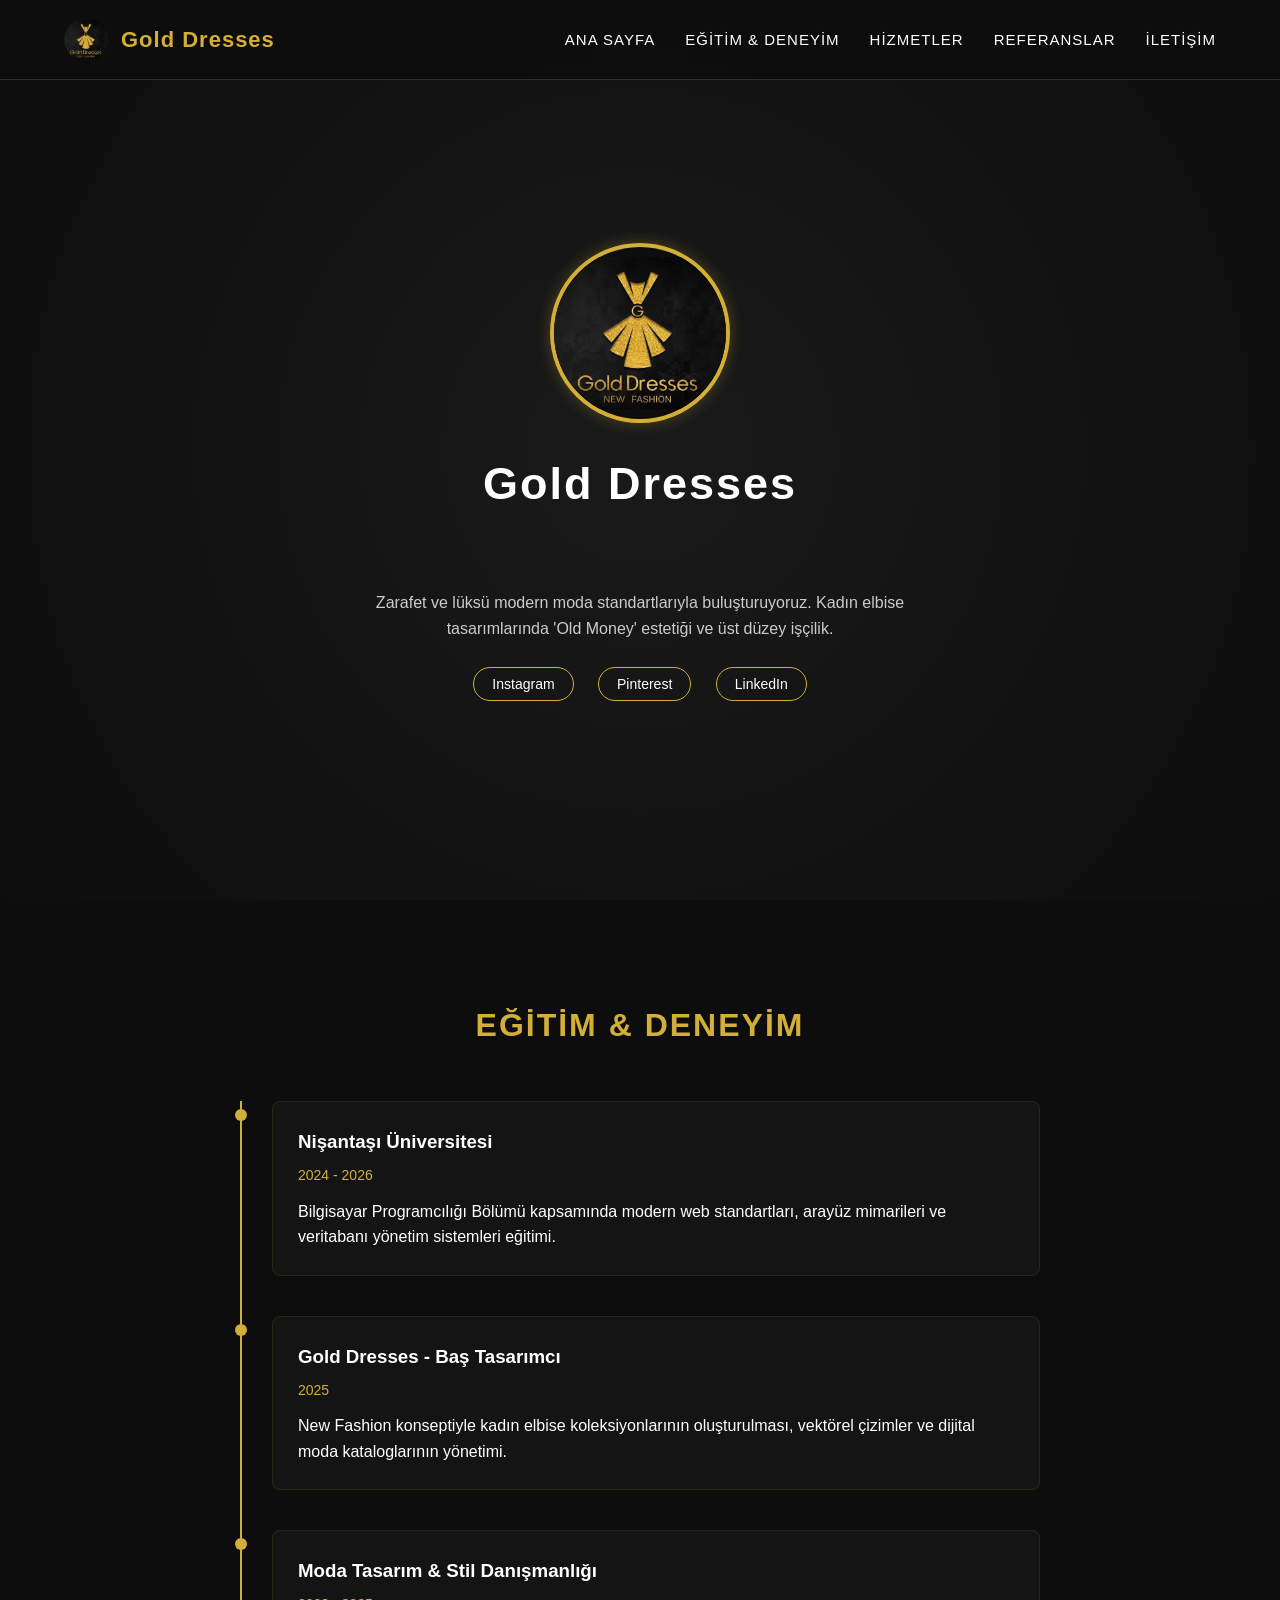
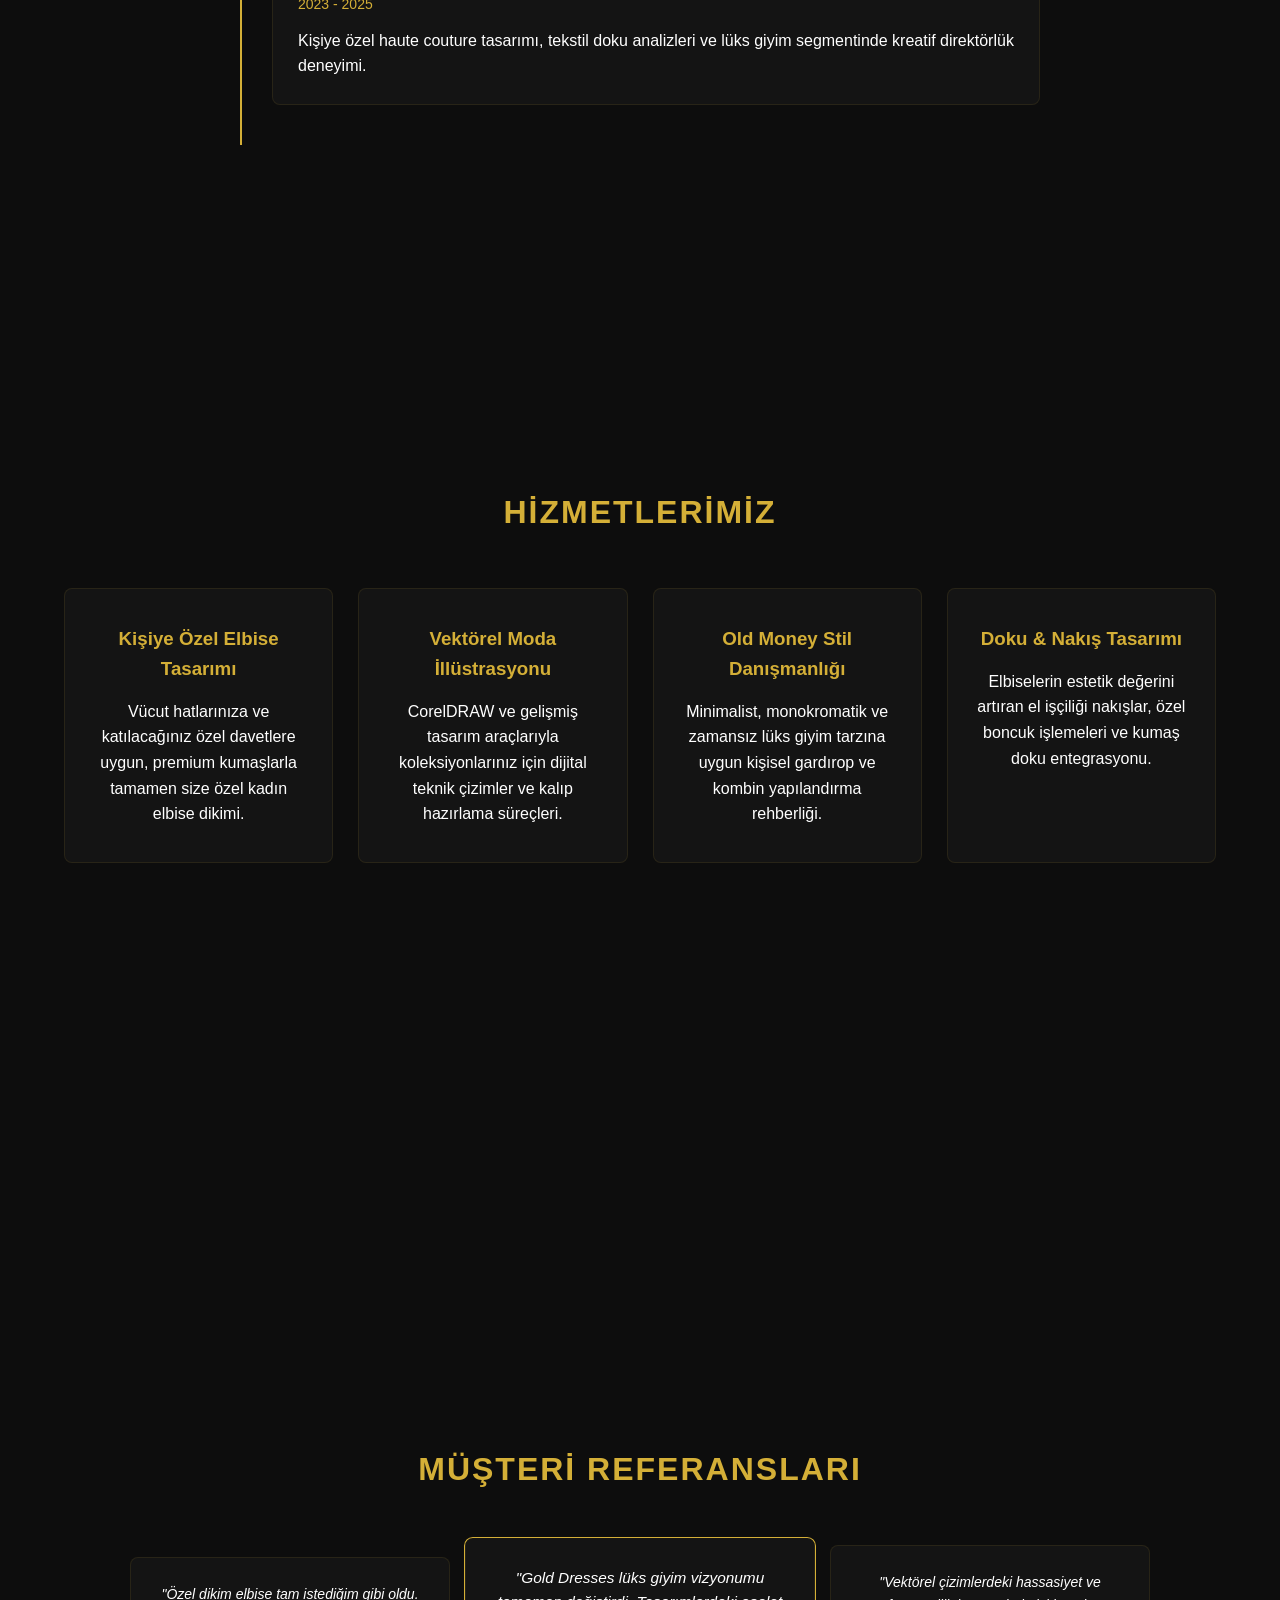
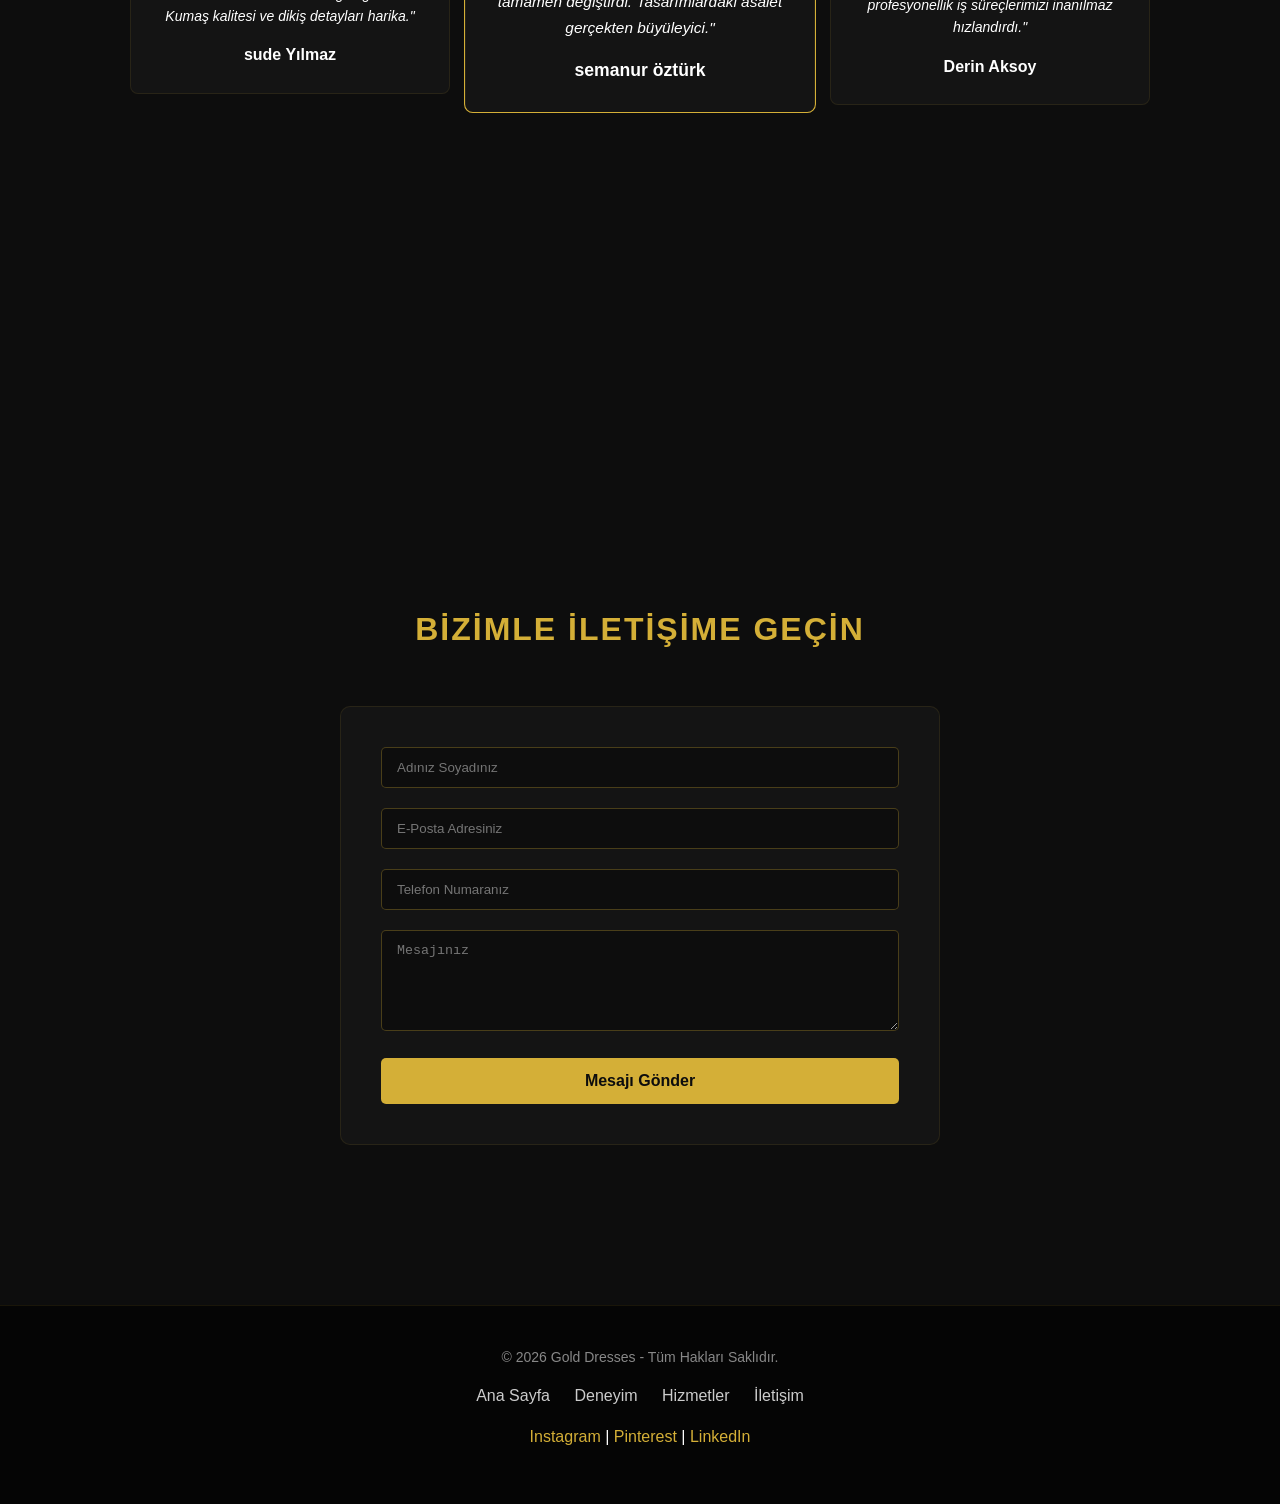
<file: index.html>
<!DOCTYPE html>
<html lang="tr">
<head>
    <meta charset="UTF-8">
    <meta name="viewport" content="width=device-width, initial-scale=1.0">
    <title>Gold Dresses - New Fashion Portfolio</title>
    <link rel="stylesheet" href="style.css">
</head>
<body>

    <header>
        <div class="logo-alanı">
            <img src="G-D.jpeg" alt="Gold Dresses Logo" class="header-logo">
            <span class="logo-metin">Gold Dresses</span>
        </div>
    
        <div id="menu-icon">&#9776;</div>
        <nav>
            <ul>
                <li><a href="#home">Ana Sayfa</a></li>
                <li><a href="#education">Eğitim & Deneyim</a></li>
                <li><a href="#services">Hizmetler</a></li>
                <li><a href="#testimonials">Referanslar</a></li>
                <li><a href="#contact">İletişim</a></li>
            </ul>
        </nav>
    </header>

    <section id="home">
        <div class="home-icerik">
            <!-- Dairesel Profil Resmi Alanı -->
            <div class="profil-sarmal">
                <img src="G-D.jpeg" alt="Profil Resmi" class="profil-resim">
            </div>
            <h1>Gold Dresses</h1>
            <div class="animasyonlu-unvan">
                <span class="degisen-metin"></span>
            </div>
            <p class="home-acıklama">Zarafet ve lüksü modern moda standartlarıyla buluşturuyoruz. Kadın elbise tasarımlarında 'Old Money' estetiği ve üst düzey işçilik.</p>

            <div class="sosyal-ikonlar">
                <a href="https://instagram.com" target="_blank">Instagram</a>
                <a href="https://pinterest.com" target="_blank">Pinterest</a>
                <a href="https://linkedin.com" target="_blank">LinkedIn</a>
            </div>
        </div>
    </section>

    <section id="education">
        <h2 class="bolum-baslik">Eğitim & Deneyim</h2>
        <div class="timeline">
            <div class="timeline-item">
                <div class="timeline-kart">
                    <h3>Nişantaşı Üniversitesi</h3>
                    <span class="tarih">2024 - 2026</span>
                    <p>Bilgisayar Programcılığı Bölümü kapsamında modern web standartları, arayüz mimarileri ve veritabanı yönetim sistemleri eğitimi.</p>
                </div>
            </div>
            <div class="timeline-item">
                <div class="timeline-kart">
                    <h3>Gold Dresses - Baş Tasarımcı</h3>
                    <span class="tarih">2025</span>
                    <p>New Fashion konseptiyle kadın elbise koleksiyonlarının oluşturulması, vektörel çizimler ve dijital moda kataloglarının yönetimi.</p>
                </div>
            </div>
            <div class="timeline-item">
                <div class="timeline-kart">
                    <h3>Moda Tasarım & Stil Danışmanlığı</h3>
                    <span class="tarih">2023 - 2025</span>
                    <p>Kişiye özel haute couture tasarımı, tekstil doku analizleri ve lüks giyim segmentinde kreatif direktörlük deneyimi.</p>
                </div>
            </div>
        </div>
    </section>

    <section id="services">
        <h2 class="bolum-baslik">Hizmetlerimiz</h2>
        <div class="services-grid">
            <div class="hizmet-kart">
                <h3>Kişiye Özel Elbise Tasarımı</h3>
                <p>Vücut hatlarınıza ve katılacağınız özel davetlere uygun, premium kumaşlarla tamamen size özel kadın elbise dikimi.</p>
            </div>
            <div class="hizmet-kart">
                <h3>Vektörel Moda İllüstrasyonu</h3>
                <p>CorelDRAW ve gelişmiş tasarım araçlarıyla koleksiyonlarınız için dijital teknik çizimler ve kalıp hazırlama süreçleri.</p>
            </div>
            <div class="hizmet-kart">
                <h3>Old Money Stil Danışmanlığı</h3>
                <p>Minimalist, monokromatik ve zamansız lüks giyim tarzına uygun kişisel gardırop ve kombin yapılandırma rehberliği.</p>
            </div>
            <div class="hizmet-kart">
                <h3>Doku & Nakış Tasarımı</h3>
                <p>Elbiselerin estetik değerini artıran el işçiliği nakışlar, özel boncuk işlemeleri ve kumaş doku entegrasyonu.</p>
            </div>
        </div>
    </section>

    <section id="testimonials">
        <h2 class="bolum-baslik">Müşteri Referansları</h2>
        <div class="testimonials-container">
            <div class="ref-kart">
                <p>"Özel dikim elbise tam istediğim gibi oldu. Kumaş kalitesi ve dikiş detayları harika."</p>
                <h4>sude Yılmaz</h4>
            </div>
            <div class="ref-kart odak-kart">
                <p>"Gold Dresses lüks giyim vizyonumu tamamen değiştirdi. Tasarımlardaki asalet gerçekten büyüleyici."</p>
                <h4>semanur öztürk</h4>
            </div>
            <div class="ref-kart">
                <p>"Vektörel çizimlerdeki hassasiyet ve profesyonellik iş süreçlerimizi inanılmaz hızlandırdı."</p>
                <h4>Derin Aksoy</h4>
            </div>
        </div>
    </section>
    <section id="contact">
        <h2 class="bolum-baslik">Bizimle İletişime Geçin</h2>
        <div class="form-sarmal">
            <form action="#" method="POST">
                <div class="form-grup">
                    <input type="text" placeholder="Adınız Soyadınız" required>
                </div>
                <div class="form-grup">
                    <input type="email" placeholder="E-Posta Adresiniz" required>
                </div>
                <div class="form-grup">
            
                    <input type="number" placeholder="Telefon Numaranız" required>
                </div>
                <div class="form-grup">
                    <textarea placeholder="Mesajınız" rows="5" required></textarea>
                </div>
                <button type="submit" class="form-buton">Mesajı Gönder</button>
            </form>
        </div>
    </section>

    <footer>
        <div class="footer-icerik">
            <p class="telif">&copy; 2026 Gold Dresses - Tüm Hakları Saklıdır.</p>
            <div class="footer-linkler">
                <a href="#home">Ana Sayfa</a>
                <a href="#education">Deneyim</a>
                <a href="#services">Hizmetler</a>
                <a href="#contact">İletişim</a>
            </div>
            <div class="footer-sosyal">
                <a href="#">Instagram</a> | <a href="#">Pinterest</a> | <a href="#">LinkedIn</a>
            </div>
        </div>
    </footer>

    <script src="script.js"></script>
</body>
</html>
</file>
<file: style.css>
* {
    margin: 0;
    padding: 0;
    box-sizing: border-box;
}

html {
    scroll-behavior: smooth;
}

body {
    background-color: #0d0d0d;
    color: #ffffff;
    font-family: 'Arial', sans-serif;
    overflow-x: hidden;
    line-height: 1.6;
}

a {
    text-decoration: none;
    color: #d4af37;
    transition: all 0.3s ease;
}

header {
    position: fixed;
    top: 0;
    left: 0;
    width: 100%;
    height: 80px;
    display: flex;
    justify-content: space-between;
    align-items: center;
    padding: 0 5%;
    background: rgba(13, 13, 13, 0.85);
    backdrop-filter: blur(10px);
    -webkit-backdrop-filter: blur(10px);
    border-bottom: 1px solid rgba(212, 175, 55, 0.2);
    z-index: 1000;
}

.logo-alanı {
    display: flex;
    align-items: center;
    gap: 12px;
}

.header-logo {
    width: 45px;
    height: 45px;
    border-radius: 50%;
    object-fit: contain;
    background-color: #0d0d0d;
}

.logo-metin {
    font-size: 22px;
    font-weight: bold;
    color: #d4af37;
    letter-spacing: 1px;
}

header nav {
    display: block;
}

header nav ul {
    display: flex;
    list-style: none;
    gap: 30px;
}

header nav ul li a {
    color: #ffffff;
    font-size: 15px;
    text-transform: uppercase;
    letter-spacing: 1px;
    font-weight: 500;
}

header nav ul li a:hover {
    color: #d4af37;
}

#menu-icon {
    display: none;
    font-size: 30px;
    color: #d4af37;
    cursor: pointer;
}

section {
    padding: 120px 8% 80px 8%;
    min-height: 100vh;
    display: flex;
    flex-direction: column;
    justify-content: center;
}

.bolum-baslik {
    text-align: center;
    font-size: 32px;
    color: #d4af37;
    margin-bottom: 50px;
    text-transform: uppercase;
    letter-spacing: 2px;
}

#home {
    background: radial-gradient(circle at center, #1a1a1a 0%, #0d0d0d 100%);
    text-align: center;
}

.profil-sarmal {
    width: 180px;
    height: 180px;
    margin: 0 auto 25px auto;
    border: 4px solid #d4af37;
    border-radius: 50%;
    padding: 0;
    overflow: hidden;
    display: flex;
    justify-content: center;
    align-items: center;
    background-color: #0d0d0d;
    box-shadow: 0 0 15px rgba(212, 175, 55, 0.3);
}

.profil-resim {
    width: 100%;
    height: 100%;
    object-fit: contain;
    display: block;
}

#home h1 {
    font-size: 45px;
    margin-bottom: 15px;
    letter-spacing: 2px;
}

.animasyonlu-unvan {
    font-size: 24px;
    color: #d4af37;
    font-weight: 600;
    margin-bottom: 20px;
    height: 35px;
}

.animasyonlu-unvan::after {
    content: "";
    animation: words 9s infinite;
}

@keyframes words {
    0%, 33.33% { content: "LÜKS KADIN ELBİSE TASARIMI"; }
    33.34%, 66.66% { content: "VEKTÖREL MODA İLLÜSTRASYONU"; }
    66.67%, 100% { content: "OLD MONEY STİL DANIŞMANLIĞI"; }
}

.home-acıklama {
    font-size: 16px;
    color: #cccccc;
    margin-bottom: 30px;
    max-width: 600px;
    margin-left: auto;
    margin-right: auto;
}

.sosyal-ikonlar a {
    margin: 0 10px;
    font-size: 14px;
    border: 1px solid #d4af37;
    padding: 8px 18px;
    border-radius: 20px;
    color: #ffffff;
}

.sosyal-ikonlar a:hover {
    background-color: #d4af37;
    color: #0d0d0d;
}

.timeline {
    position: relative;
    max-width: 800px;
    margin: 0 auto;
    border-left: 2px solid #d4af37;
}

.timeline-item {
    position: relative;
    margin-bottom: 40px;
    padding-left: 30px;
}

.timeline-item::before {
    content: "";
    position: absolute;
    left: -7px;
    top: 8px;
    width: 12px;
    height: 12px;
    background-color: #d4af37;
    border-radius: 50%;
}

.timeline-kart {
    background: #141414;
    padding: 25px;
    border-radius: 8px;
    border: 1px solid rgba(212, 175, 55, 0.1);
    transition: all 0.3s ease;
}

.timeline-kart:hover {
    transform: translateY(-5px);
    border-color: #d4af37;
}

.timeline-kart h3 {
    margin-bottom: 5px;
}

.timeline-kart .tarih {
    display: inline-block;
    color: #d4af37;
    font-size: 14px;
    margin-bottom: 12px;
}

.services-grid {
    display: grid;
    grid-template-columns: repeat(auto-fit, minmax(250px, 1fr));
    gap: 25px;
}

.hizmet-kart {
    background: #141414;
    padding: 35px 25px;
    border-radius: 8px;
    text-align: center;
    border: 1px solid rgba(212, 175, 55, 0.1);
    transition: all 0.3s ease;
}

.hizmet-kart:hover {
    transform: scale(1.05);
    background-color: #1a1a1a;
    border-color: #d4af37;
}

.hizmet-kart h3 {
    color: #d4af37;
    margin-bottom: 15px;
}

.testimonials-container {
    display: flex;
    justify-content: center;
    align-items: center;
    gap: 30px;
    flex-wrap: wrap;
}

.ref-kart {
    background: #141414;
    padding: 25px;
    border-radius: 8px;
    max-width: 320px;
    border: 1px solid rgba(212, 175, 55, 0.1);
    text-align: center;
}

.ref-kart p {
    font-style: italic;
    font-size: 14px;
    margin-bottom: 15px;
}

.odak-kart {
    transform: scale(1.1);
    border: 1px solid #d4af37;
    animation: lighting 3s infinite alternate;
}

@keyframes lighting {
    0% { box-shadow: 0 0 5px rgba(212, 175, 55, 0.2); }
    100% { box-shadow: 0 0 25px rgba(212, 175, 55, 0.6); }
}

.form-sarmal {
    max-width: 600px;
    margin: 0 auto;
    width: 100%;
    background: #141414;
    padding: 40px;
    border-radius: 10px;
    border: 1px solid rgba(212, 175, 55, 0.1);
}

.form-grup {
    margin-bottom: 20px;
}

.form-grup input, .form-grup textarea {
    width: 100%;
    padding: 12px 15px;
    background-color: #0d0d0d;
    border: 1px solid rgba(212, 175, 55, 0.3);
    color: #ffffff;
    border-radius: 5px;
    outline: none;
}

.form-grup input:focus, .form-grup textarea:focus {
    border-color: #d4af37;
}

.form-buton {
    width: 100%;
    padding: 14px;
    background-color: #d4af37;
    color: #0d0d0d;
    border: none;
    border-radius: 5px;
    font-weight: bold;
    font-size: 16px;
    cursor: pointer;
    transition: background-color 0.3s ease;
}

.form-buton:hover {
    background-color: #b8932e;
}

footer {
    background-color: #050505;
    padding: 40px 20px;
    text-align: center;
    border-top: 1px solid rgba(212, 175, 55, 0.1);
}

.telif {
    font-size: 14px;
    color: #888888;
    margin-bottom: 15px;
}

.footer-linkler, .footer-sosyal {
    margin-bottom: 15px;
}

.footer-linkler a {
    margin: 0 10px;
    color: #cccccc;
}

.footer-linkler a:hover {
    color: #d4af37;
}

@media (max-width: 1285px) {
    section { padding: 100px 5% 60px 5%; }
}

@media (max-width: 991px) {
    #home h1 { font-size: 38px; }
    .odak-kart { transform: scale(1.05); }
}

@media (max-width: 895px) {
    #menu-icon {
        display: block;
    }

    header nav {
        position: absolute;
        top: 80px;
        left: 0;
        width: 100%;
        background: rgba(13, 13, 13, 0.98);
        border-bottom: 1px solid rgba(212, 175, 55, 0.2);
        display: none;
        z-index: 999;
    }

    header nav.active {
        display: block;
    }

    header nav ul {
        flex-direction: column;
        padding: 25px;
        gap: 20px;
        text-align: center;
    }

    .odak-kart {
        transform: scale(1);
        animation: none;
    }
}

@media (max-width: 575px) {
    .bolum-baslik { font-size: 26px; }
    #home h1 { font-size: 30px; }
    .form-sarmal { padding: 20px; }
}
</file>
